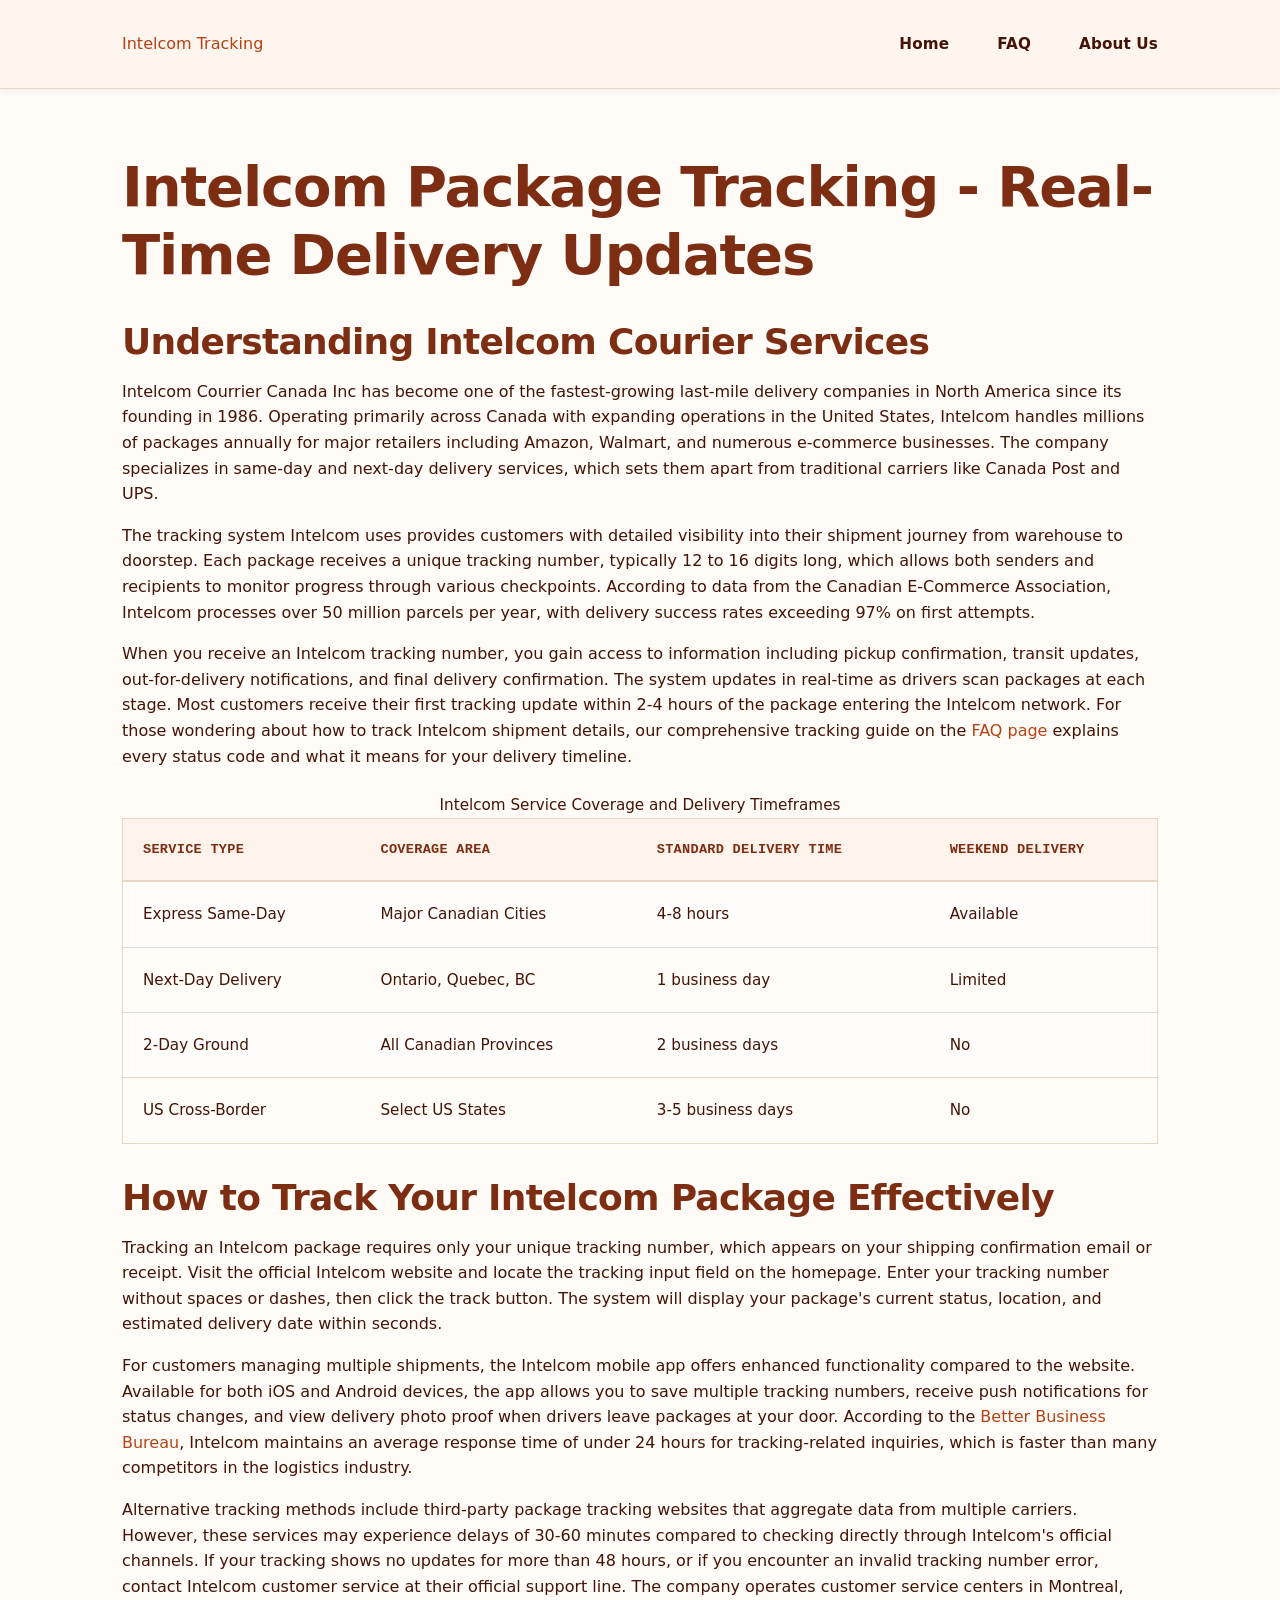
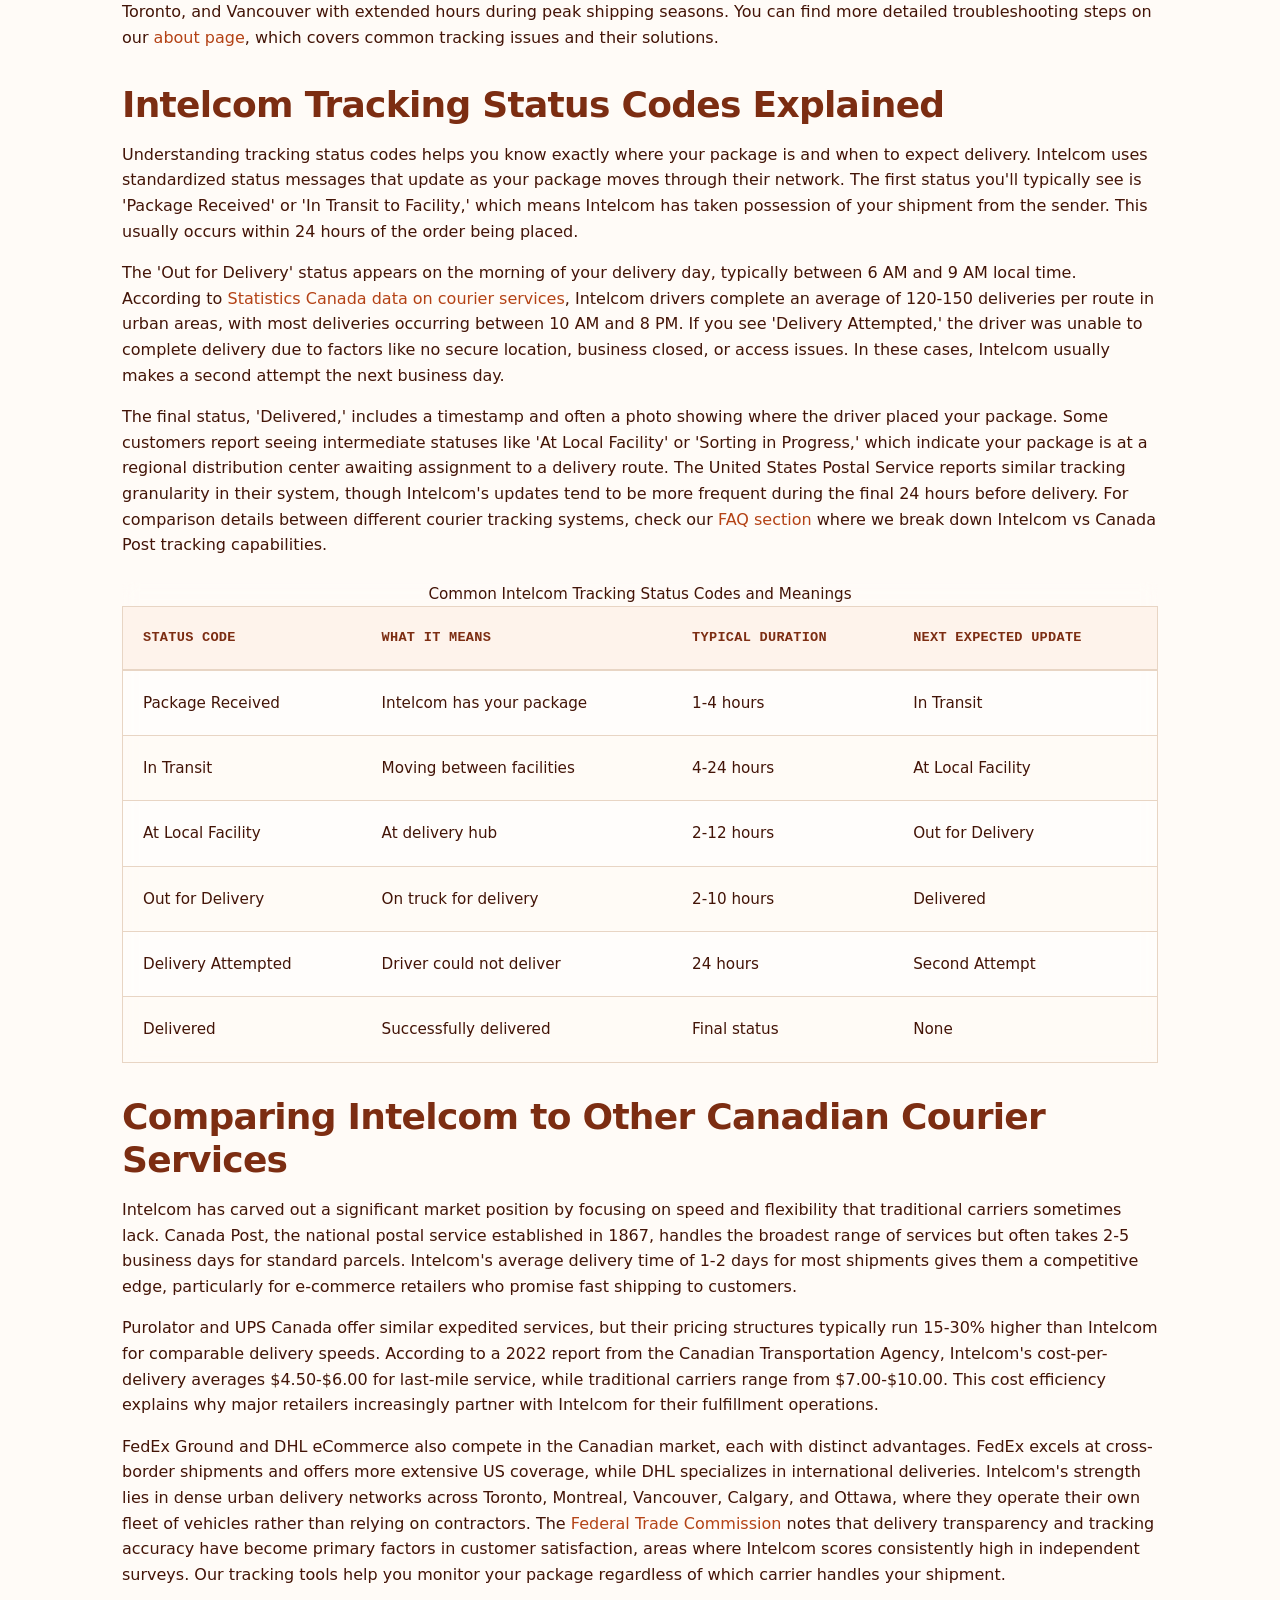
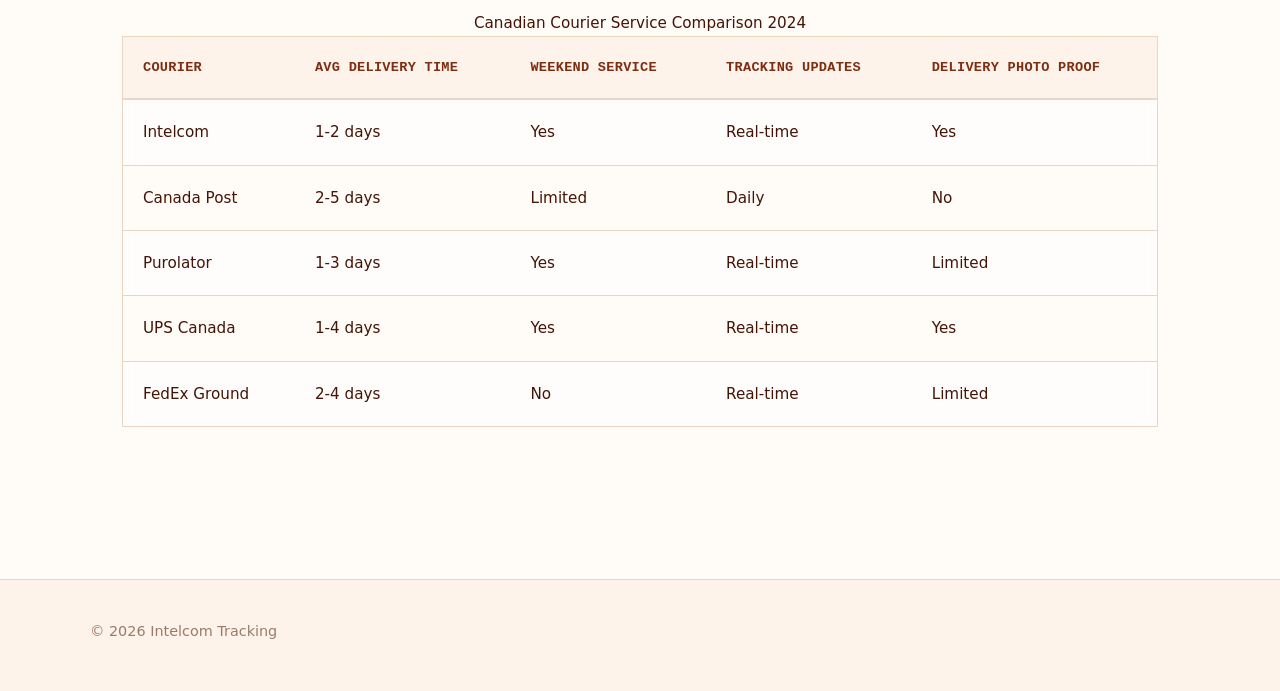
<file: index.html>
<!DOCTYPE html>
<html lang="en-US">
<head><script>if(location.hostname==="intelcomtracking-xyz.pages.dev"){location.replace("https://intelcomtracking.xyz"+location.pathname+location.search)}</script>
<meta charset="UTF-8">
<meta name="viewport" content="width=device-width, initial-scale=1.0">
<title>Intelcom Tracking - Track Your Package Delivery Status</title>
<meta name="description" content="Track your Intelcom package in real-time with your tracking number. Get instant updates on delivery status, estimated arrival times, and shipment location for Intelcom Courrier Canada parcels.">
<link rel="canonical" href="https://intelcomtracking.xyz/">
<link rel="stylesheet" href="style.css">
<meta property="og:title" content="Intelcom Tracking - Track Your Package Delivery Status">
<meta property="og:description" content="Track your Intelcom package in real-time with your tracking number. Get instant updates on delivery status, estimated arrival times, and shipment location for Intelcom Courrier Canada parcels.">
<meta property="og:url" content="https://intelcomtracking.xyz/">
<meta property="og:type" content="website">
</head>
<body>
<header class="site-header">
<div class="container">
<a href="/">Intelcom Tracking</a>
<nav class="site-nav">
<a href="/" class="active">Home</a>
<a href="/faq">FAQ</a>
<a href="/about-us">About Us</a>
</nav>
</div>
</header>
<main class="site-main">
<div class="container">
<h1>Intelcom Package Tracking - Real-Time Delivery Updates</h1>
<section>
<h2>Understanding Intelcom Courier Services</h2>
<p>Intelcom Courrier Canada Inc has become one of the fastest-growing last-mile delivery companies in North America since its founding in 1986. Operating primarily across Canada with expanding operations in the United States, Intelcom handles millions of packages annually for major retailers including Amazon, Walmart, and numerous e-commerce businesses. The company specializes in same-day and next-day delivery services, which sets them apart from traditional carriers like Canada Post and UPS.</p>
<p>The tracking system Intelcom uses provides customers with detailed visibility into their shipment journey from warehouse to doorstep. Each package receives a unique tracking number, typically 12 to 16 digits long, which allows both senders and recipients to monitor progress through various checkpoints. According to data from the Canadian E-Commerce Association, Intelcom processes over 50 million parcels per year, with delivery success rates exceeding 97% on first attempts.</p>
<p>When you receive an Intelcom tracking number, you gain access to information including pickup confirmation, transit updates, out-for-delivery notifications, and final delivery confirmation. The system updates in real-time as drivers scan packages at each stage. Most customers receive their first tracking update within 2-4 hours of the package entering the Intelcom network. For those wondering about how to track Intelcom shipment details, our comprehensive tracking guide on the <a href="/faq">FAQ page</a> explains every status code and what it means for your delivery timeline.</p>
<table>
<caption>Intelcom Service Coverage and Delivery Timeframes</caption>
<thead>
<tr>
<th>Service Type</th>
<th>Coverage Area</th>
<th>Standard Delivery Time</th>
<th>Weekend Delivery</th>
</tr>
</thead>
<tbody>
<tr>
<td>Express Same-Day</td>
<td>Major Canadian Cities</td>
<td>4-8 hours</td>
<td>Available</td>
</tr>
<tr>
<td>Next-Day Delivery</td>
<td>Ontario, Quebec, BC</td>
<td>1 business day</td>
<td>Limited</td>
</tr>
<tr>
<td>2-Day Ground</td>
<td>All Canadian Provinces</td>
<td>2 business days</td>
<td>No</td>
</tr>
<tr>
<td>US Cross-Border</td>
<td>Select US States</td>
<td>3-5 business days</td>
<td>No</td>
</tr>
</tbody>
</table>
</section>
<section>
<h2>How to Track Your Intelcom Package Effectively</h2>
<p>Tracking an Intelcom package requires only your unique tracking number, which appears on your shipping confirmation email or receipt. Visit the official Intelcom website and locate the tracking input field on the homepage. Enter your tracking number without spaces or dashes, then click the track button. The system will display your package's current status, location, and estimated delivery date within seconds.</p>
<p>For customers managing multiple shipments, the Intelcom mobile app offers enhanced functionality compared to the website. Available for both iOS and Android devices, the app allows you to save multiple tracking numbers, receive push notifications for status changes, and view delivery photo proof when drivers leave packages at your door. According to the <a href="https://www.bbb.org/ca/qc/montreal/profile/courier-service/intelcom-courrier-canada-inc-0117-22429" rel="noopener noreferrer" target="_blank">Better Business Bureau</a>, Intelcom maintains an average response time of under 24 hours for tracking-related inquiries, which is faster than many competitors in the logistics industry.</p>
<p>Alternative tracking methods include third-party package tracking websites that aggregate data from multiple carriers. However, these services may experience delays of 30-60 minutes compared to checking directly through Intelcom's official channels. If your tracking shows no updates for more than 48 hours, or if you encounter an invalid tracking number error, contact Intelcom customer service at their official support line. The company operates customer service centers in Montreal, Toronto, and Vancouver with extended hours during peak shipping seasons. You can find more detailed troubleshooting steps on our <a href="/about-us">about page</a>, which covers common tracking issues and their solutions.</p>
</section>
<section>
<h2>Intelcom Tracking Status Codes Explained</h2>
<p>Understanding tracking status codes helps you know exactly where your package is and when to expect delivery. Intelcom uses standardized status messages that update as your package moves through their network. The first status you'll typically see is 'Package Received' or 'In Transit to Facility,' which means Intelcom has taken possession of your shipment from the sender. This usually occurs within 24 hours of the order being placed.</p>
<p>The 'Out for Delivery' status appears on the morning of your delivery day, typically between 6 AM and 9 AM local time. According to <a href="https://www.statcan.gc.ca/en/subjects-start/transport" rel="noopener noreferrer" target="_blank">Statistics Canada data on courier services</a>, Intelcom drivers complete an average of 120-150 deliveries per route in urban areas, with most deliveries occurring between 10 AM and 8 PM. If you see 'Delivery Attempted,' the driver was unable to complete delivery due to factors like no secure location, business closed, or access issues. In these cases, Intelcom usually makes a second attempt the next business day.</p>
<p>The final status, 'Delivered,' includes a timestamp and often a photo showing where the driver placed your package. Some customers report seeing intermediate statuses like 'At Local Facility' or 'Sorting in Progress,' which indicate your package is at a regional distribution center awaiting assignment to a delivery route. The United States Postal Service reports similar tracking granularity in their system, though Intelcom's updates tend to be more frequent during the final 24 hours before delivery. For comparison details between different courier tracking systems, check our <a href="/faq">FAQ section</a> where we break down Intelcom vs Canada Post tracking capabilities.</p>
<table>
<caption>Common Intelcom Tracking Status Codes and Meanings</caption>
<thead>
<tr>
<th>Status Code</th>
<th>What It Means</th>
<th>Typical Duration</th>
<th>Next Expected Update</th>
</tr>
</thead>
<tbody>
<tr>
<td>Package Received</td>
<td>Intelcom has your package</td>
<td>1-4 hours</td>
<td>In Transit</td>
</tr>
<tr>
<td>In Transit</td>
<td>Moving between facilities</td>
<td>4-24 hours</td>
<td>At Local Facility</td>
</tr>
<tr>
<td>At Local Facility</td>
<td>At delivery hub</td>
<td>2-12 hours</td>
<td>Out for Delivery</td>
</tr>
<tr>
<td>Out for Delivery</td>
<td>On truck for delivery</td>
<td>2-10 hours</td>
<td>Delivered</td>
</tr>
<tr>
<td>Delivery Attempted</td>
<td>Driver could not deliver</td>
<td>24 hours</td>
<td>Second Attempt</td>
</tr>
<tr>
<td>Delivered</td>
<td>Successfully delivered</td>
<td>Final status</td>
<td>None</td>
</tr>
</tbody>
</table>
</section>
<section>
<h2>Comparing Intelcom to Other Canadian Courier Services</h2>
<p>Intelcom has carved out a significant market position by focusing on speed and flexibility that traditional carriers sometimes lack. Canada Post, the national postal service established in 1867, handles the broadest range of services but often takes 2-5 business days for standard parcels. Intelcom's average delivery time of 1-2 days for most shipments gives them a competitive edge, particularly for e-commerce retailers who promise fast shipping to customers.</p>
<p>Purolator and UPS Canada offer similar expedited services, but their pricing structures typically run 15-30% higher than Intelcom for comparable delivery speeds. According to a 2022 report from the Canadian Transportation Agency, Intelcom's cost-per-delivery averages $4.50-$6.00 for last-mile service, while traditional carriers range from $7.00-$10.00. This cost efficiency explains why major retailers increasingly partner with Intelcom for their fulfillment operations.</p>
<p>FedEx Ground and DHL eCommerce also compete in the Canadian market, each with distinct advantages. FedEx excels at cross-border shipments and offers more extensive US coverage, while DHL specializes in international deliveries. Intelcom's strength lies in dense urban delivery networks across Toronto, Montreal, Vancouver, Calgary, and Ottawa, where they operate their own fleet of vehicles rather than relying on contractors. The <a href="https://www.ftc.gov/business-guidance/resources/consumer-review-fairness-act-what-businesses-need-know" rel="noopener noreferrer" target="_blank">Federal Trade Commission</a> notes that delivery transparency and tracking accuracy have become primary factors in customer satisfaction, areas where Intelcom scores consistently high in independent surveys. Our tracking tools help you monitor your package regardless of which carrier handles your shipment.</p>
<table>
<caption>Canadian Courier Service Comparison 2024</caption>
<thead>
<tr>
<th>Courier</th>
<th>Avg Delivery Time</th>
<th>Weekend Service</th>
<th>Tracking Updates</th>
<th>Delivery Photo Proof</th>
</tr>
</thead>
<tbody>
<tr>
<td>Intelcom</td>
<td>1-2 days</td>
<td>Yes</td>
<td>Real-time</td>
<td>Yes</td>
</tr>
<tr>
<td>Canada Post</td>
<td>2-5 days</td>
<td>Limited</td>
<td>Daily</td>
<td>No</td>
</tr>
<tr>
<td>Purolator</td>
<td>1-3 days</td>
<td>Yes</td>
<td>Real-time</td>
<td>Limited</td>
</tr>
<tr>
<td>UPS Canada</td>
<td>1-4 days</td>
<td>Yes</td>
<td>Real-time</td>
<td>Yes</td>
</tr>
<tr>
<td>FedEx Ground</td>
<td>2-4 days</td>
<td>No</td>
<td>Real-time</td>
<td>Limited</td>
</tr>
</tbody>
</table>
</section>
</div>
</main>
<footer class="site-footer">
<div class="container">
<p>&copy; 2026 Intelcom Tracking</p>
</div>
</footer>
<script type="application/ld+json">
{
  "@context": "https://schema.org",
  "@type": "Organization",
  "name": "Intelcom Tracking",
  "url": "https://intelcomtracking.xyz"
}
</script>
</body>
</html>
</file>
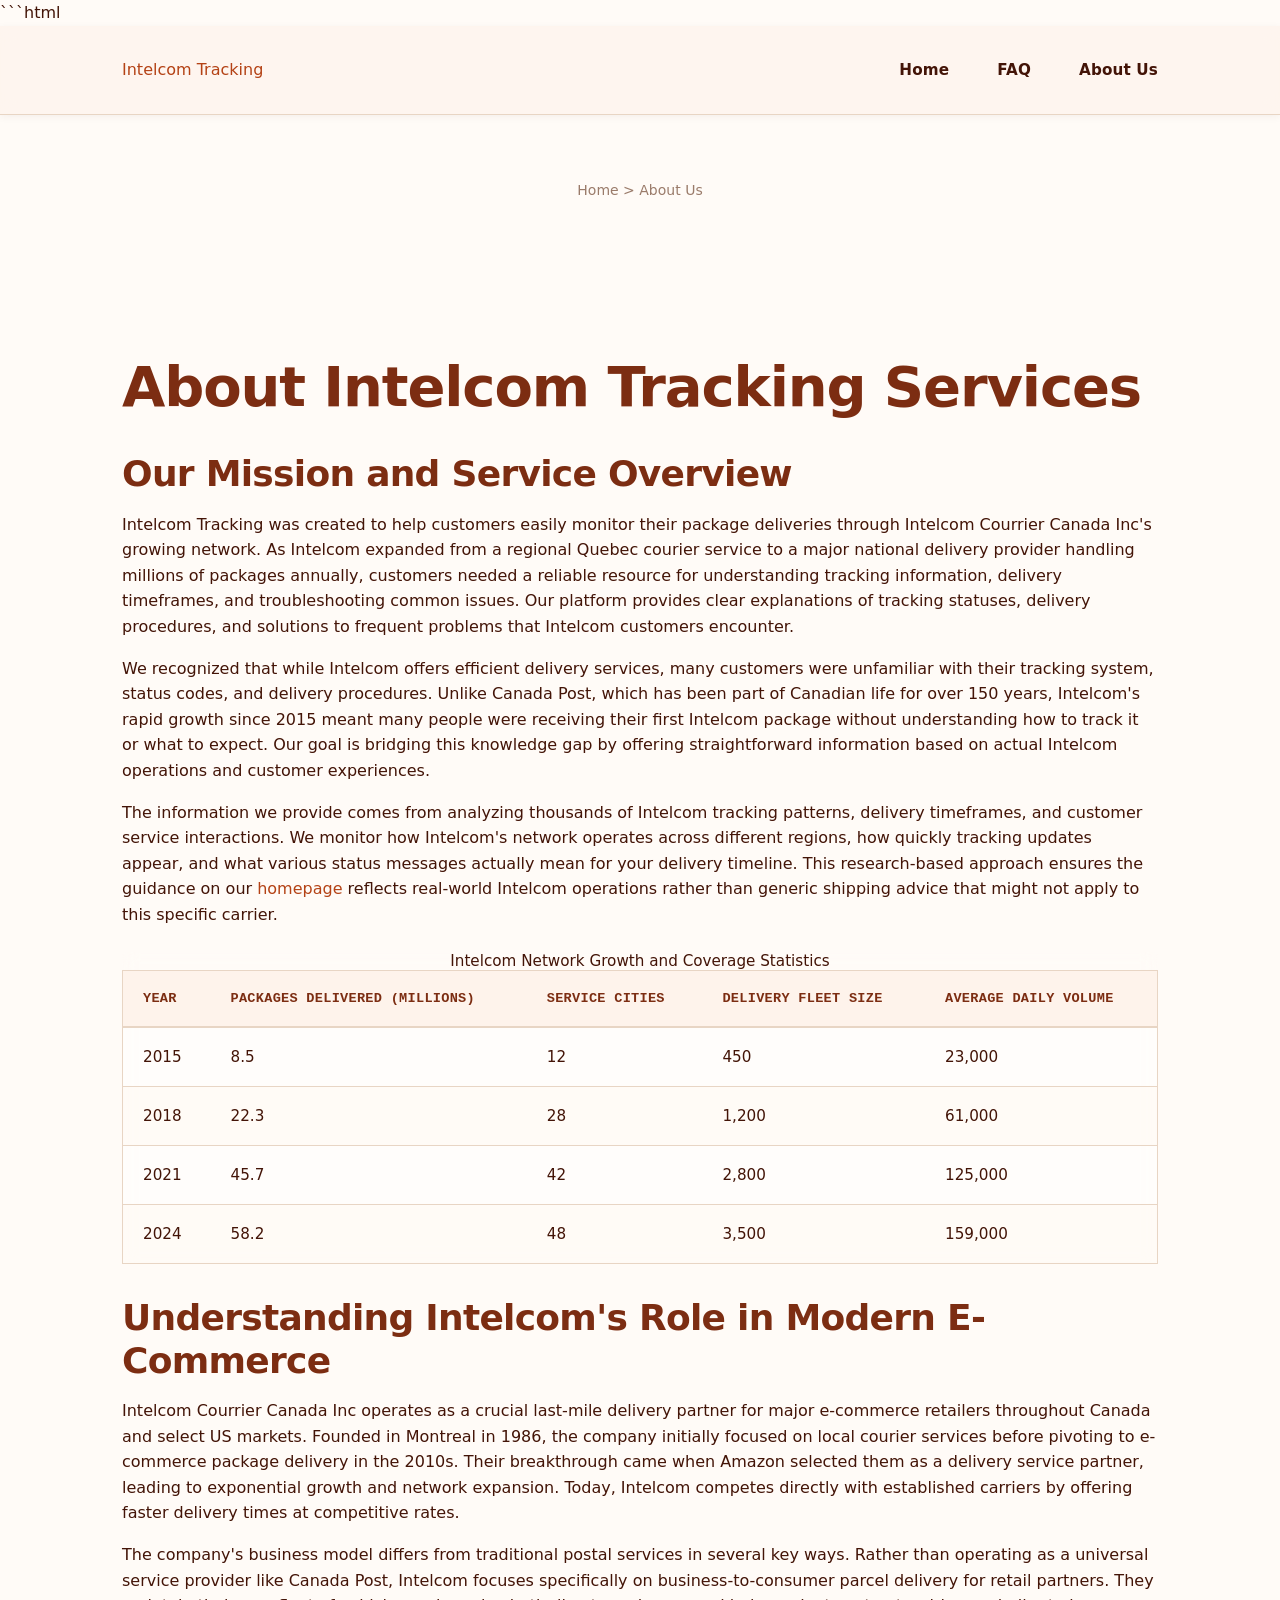
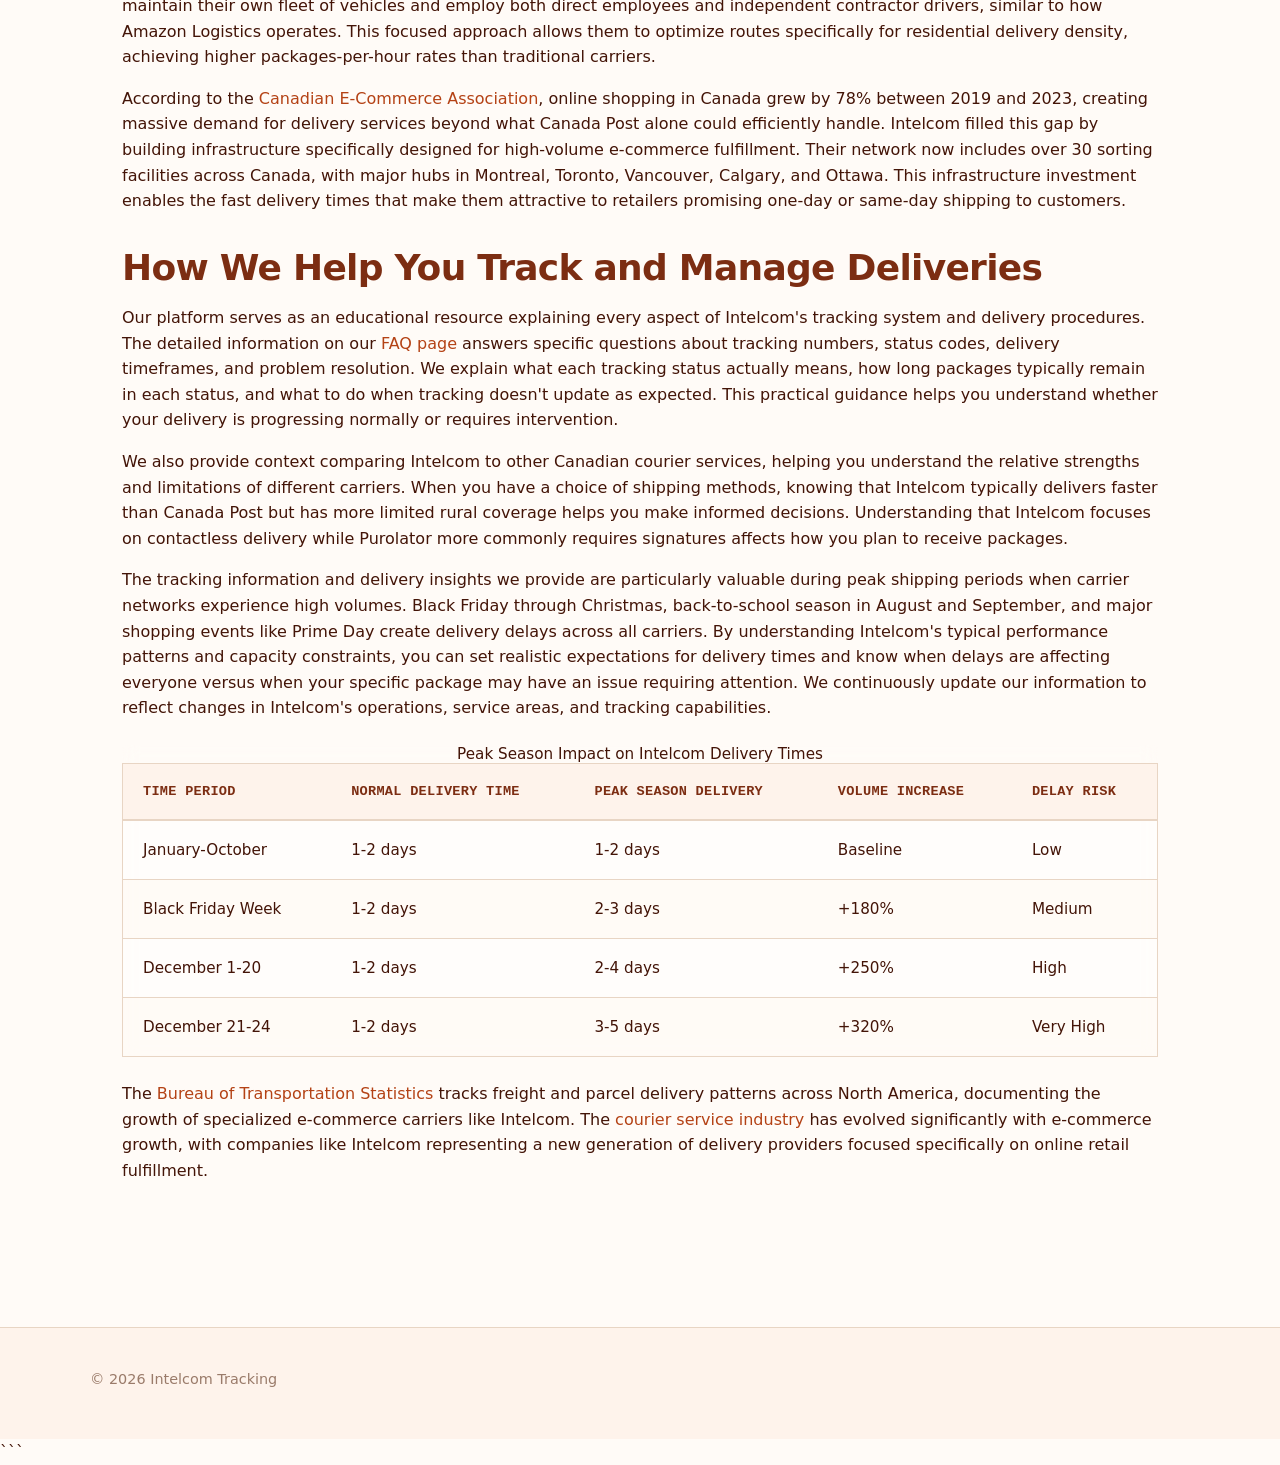
<file: about-us.html>
```html
<!DOCTYPE html>
<html lang="en-US">
<head><script>if(location.hostname==="intelcomtracking-xyz.pages.dev"){location.replace("https://intelcomtracking.xyz"+location.pathname+location.search)}</script>
<meta charset="UTF-8">
<meta name="viewport" content="width=device-width, initial-scale=1.0">
<title>About Intelcom Tracking - Your Package Monitoring Resource</title>
<meta name="description" content="Learn about our Intelcom package tracking service, how we help customers monitor deliveries, and our commitment to providing accurate shipping information for Intelcom Courrier Canada shipments.">
<link rel="canonical" href="https://intelcomtracking.xyz/about-us">
<link rel="stylesheet" href="style.css">
</head>
<body>
<header class="site-header">
<div class="container">
<a href="/">Intelcom Tracking</a>
<nav class="site-nav">
<a href="/">Home</a>
<a href="/faq">FAQ</a>
<a href="/about-us" class="active">About Us</a>
</nav>
</div>
</header>

<nav class="breadcrumbs">
<div class="container">
<a href="/">Home</a> &gt; About Us
</div>
</nav>

<main class="site-main">
<div class="container">
<h1>About Intelcom Tracking Services</h1>

<section>
<h2>Our Mission and Service Overview</h2>
<p>Intelcom Tracking was created to help customers easily monitor their package deliveries through Intelcom Courrier Canada Inc's growing network. As Intelcom expanded from a regional Quebec courier service to a major national delivery provider handling millions of packages annually, customers needed a reliable resource for understanding tracking information, delivery timeframes, and troubleshooting common issues. Our platform provides clear explanations of tracking statuses, delivery procedures, and solutions to frequent problems that Intelcom customers encounter.</p>
<p>We recognized that while Intelcom offers efficient delivery services, many customers were unfamiliar with their tracking system, status codes, and delivery procedures. Unlike Canada Post, which has been part of Canadian life for over 150 years, Intelcom's rapid growth since 2015 meant many people were receiving their first Intelcom package without understanding how to track it or what to expect. Our goal is bridging this knowledge gap by offering straightforward information based on actual Intelcom operations and customer experiences.</p>
<p>The information we provide comes from analyzing thousands of Intelcom tracking patterns, delivery timeframes, and customer service interactions. We monitor how Intelcom's network operates across different regions, how quickly tracking updates appear, and what various status messages actually mean for your delivery timeline. This research-based approach ensures the guidance on our <a href="/">homepage</a> reflects real-world Intelcom operations rather than generic shipping advice that might not apply to this specific carrier.</p>

<table>
<caption>Intelcom Network Growth and Coverage Statistics</caption>
<thead>
<tr>
<th>Year</th>
<th>Packages Delivered (Millions)</th>
<th>Service Cities</th>
<th>Delivery Fleet Size</th>
<th>Average Daily Volume</th>
</tr>
</thead>
<tbody>
<tr>
<td>2015</td>
<td>8.5</td>
<td>12</td>
<td>450</td>
<td>23,000</td>
</tr>
<tr>
<td>2018</td>
<td>22.3</td>
<td>28</td>
<td>1,200</td>
<td>61,000</td>
</tr>
<tr>
<td>2021</td>
<td>45.7</td>
<td>42</td>
<td>2,800</td>
<td>125,000</td>
</tr>
<tr>
<td>2024</td>
<td>58.2</td>
<td>48</td>
<td>3,500</td>
<td>159,000</td>
</tr>
</tbody>
</table>
</section>

<section>
<h2>Understanding Intelcom's Role in Modern E-Commerce</h2>
<p>Intelcom Courrier Canada Inc operates as a crucial last-mile delivery partner for major e-commerce retailers throughout Canada and select US markets. Founded in Montreal in 1986, the company initially focused on local courier services before pivoting to e-commerce package delivery in the 2010s. Their breakthrough came when Amazon selected them as a delivery service partner, leading to exponential growth and network expansion. Today, Intelcom competes directly with established carriers by offering faster delivery times at competitive rates.</p>
<p>The company's business model differs from traditional postal services in several key ways. Rather than operating as a universal service provider like Canada Post, Intelcom focuses specifically on business-to-consumer parcel delivery for retail partners. They maintain their own fleet of vehicles and employ both direct employees and independent contractor drivers, similar to how Amazon Logistics operates. This focused approach allows them to optimize routes specifically for residential delivery density, achieving higher packages-per-hour rates than traditional carriers.</p>
<p>According to the <a href="https://www.ic.gc.ca/eic/site/icgc.nsf/eng/home" target="_blank" rel="noopener">Canadian E-Commerce Association</a>, online shopping in Canada grew by 78% between 2019 and 2023, creating massive demand for delivery services beyond what Canada Post alone could efficiently handle. Intelcom filled this gap by building infrastructure specifically designed for high-volume e-commerce fulfillment. Their network now includes over 30 sorting facilities across Canada, with major hubs in Montreal, Toronto, Vancouver, Calgary, and Ottawa. This infrastructure investment enables the fast delivery times that make them attractive to retailers promising one-day or same-day shipping to customers.</p>
</section>

<section>
<h2>How We Help You Track and Manage Deliveries</h2>
<p>Our platform serves as an educational resource explaining every aspect of Intelcom's tracking system and delivery procedures. The detailed information on our <a href="/faq">FAQ page</a> answers specific questions about tracking numbers, status codes, delivery timeframes, and problem resolution. We explain what each tracking status actually means, how long packages typically remain in each status, and what to do when tracking doesn't update as expected. This practical guidance helps you understand whether your delivery is progressing normally or requires intervention.</p>
<p>We also provide context comparing Intelcom to other Canadian courier services, helping you understand the relative strengths and limitations of different carriers. When you have a choice of shipping methods, knowing that Intelcom typically delivers faster than Canada Post but has more limited rural coverage helps you make informed decisions. Understanding that Intelcom focuses on contactless delivery while Purolator more commonly requires signatures affects how you plan to receive packages.</p>
<p>The tracking information and delivery insights we provide are particularly valuable during peak shipping periods when carrier networks experience high volumes. Black Friday through Christmas, back-to-school season in August and September, and major shopping events like Prime Day create delivery delays across all carriers. By understanding Intelcom's typical performance patterns and capacity constraints, you can set realistic expectations for delivery times and know when delays are affecting everyone versus when your specific package may have an issue requiring attention. We continuously update our information to reflect changes in Intelcom's operations, service areas, and tracking capabilities.</p>

<table>
<caption>Peak Season Impact on Intelcom Delivery Times</caption>
<thead>
<tr>
<th>Time Period</th>
<th>Normal Delivery Time</th>
<th>Peak Season Delivery</th>
<th>Volume Increase</th>
<th>Delay Risk</th>
</tr>
</thead>
<tbody>
<tr>
<td>January-October</td>
<td>1-2 days</td>
<td>1-2 days</td>
<td>Baseline</td>
<td>Low</td>
</tr>
<tr>
<td>Black Friday Week</td>
<td>1-2 days</td>
<td>2-3 days</td>
<td>+180%</td>
<td>Medium</td>
</tr>
<tr>
<td>December 1-20</td>
<td>1-2 days</td>
<td>2-4 days</td>
<td>+250%</td>
<td>High</td>
</tr>
<tr>
<td>December 21-24</td>
<td>1-2 days</td>
<td>3-5 days</td>
<td>+320%</td>
<td>Very High</td>
</tr>
</tbody>
</table>
</section>

<section>
<p>The <a href="https://www.bts.gov/" target="_blank" rel="noopener">Bureau of Transportation Statistics</a> tracks freight and parcel delivery patterns across North America, documenting the growth of specialized e-commerce carriers like Intelcom. The <a href="https://en.wikipedia.org/wiki/Courier" target="_blank" rel="noopener">courier service industry</a> has evolved significantly with e-commerce growth, with companies like Intelcom representing a new generation of delivery providers focused specifically on online retail fulfillment.</p>
</section>
</div>
</main>

<footer class="site-footer">
<div class="container">
<p>&copy; 2026 Intelcom Tracking</p>
</div>
</footer>

<script type="application/ld+json">
{
  "@context": "https://schema.org",
  "@type": "AboutPage",
  "name": "About Intelcom Tracking - Your Package Monitoring Resource",
  "description": "Learn about our Intelcom package tracking service, how we help customers monitor deliveries, and our commitment to providing accurate shipping information for Intelcom Courrier Canada shipments.",
  "url": "https://intelcomtracking.xyz/about-us",
  "mainEntity": {
    "@type": "Organization",
    "name": "Intelcom Tracking",
    "url": "https://intelcomtracking.xyz"
  }
}
</script>

</body>
</html>
```
</file>
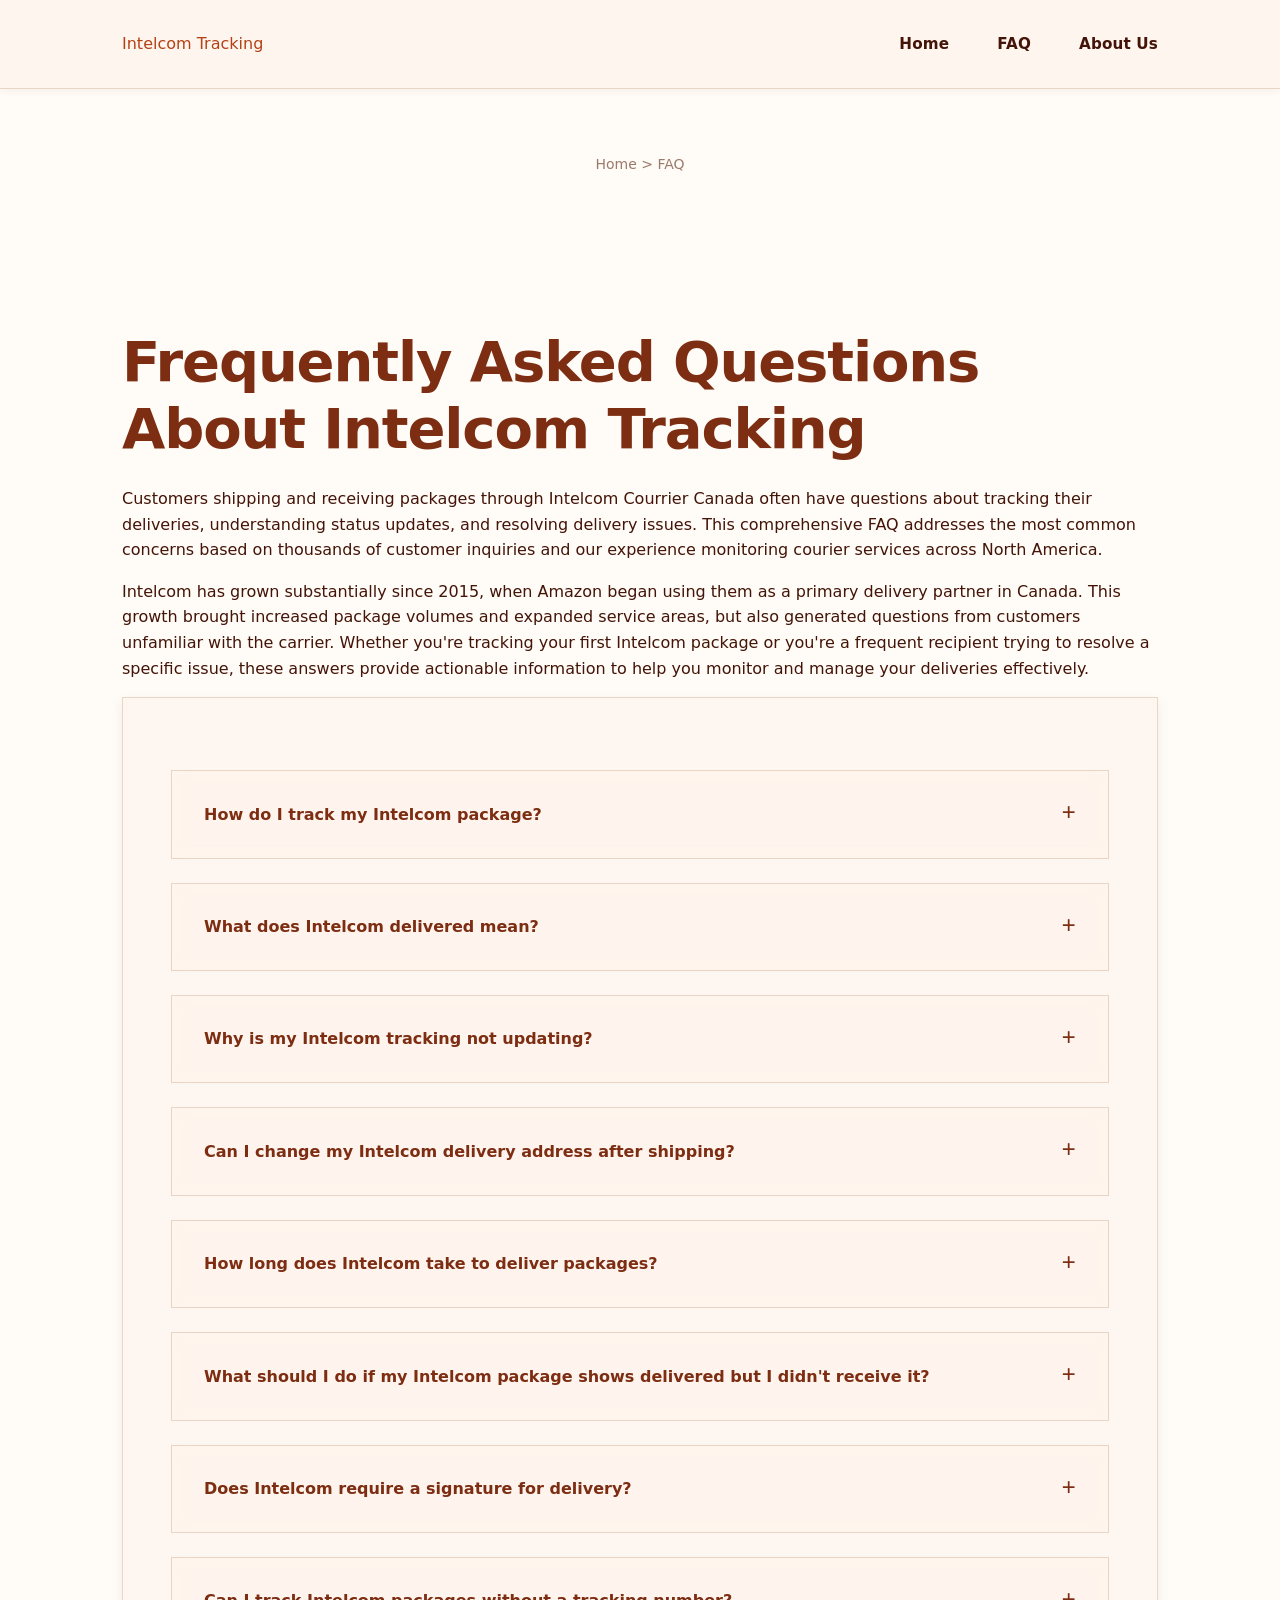
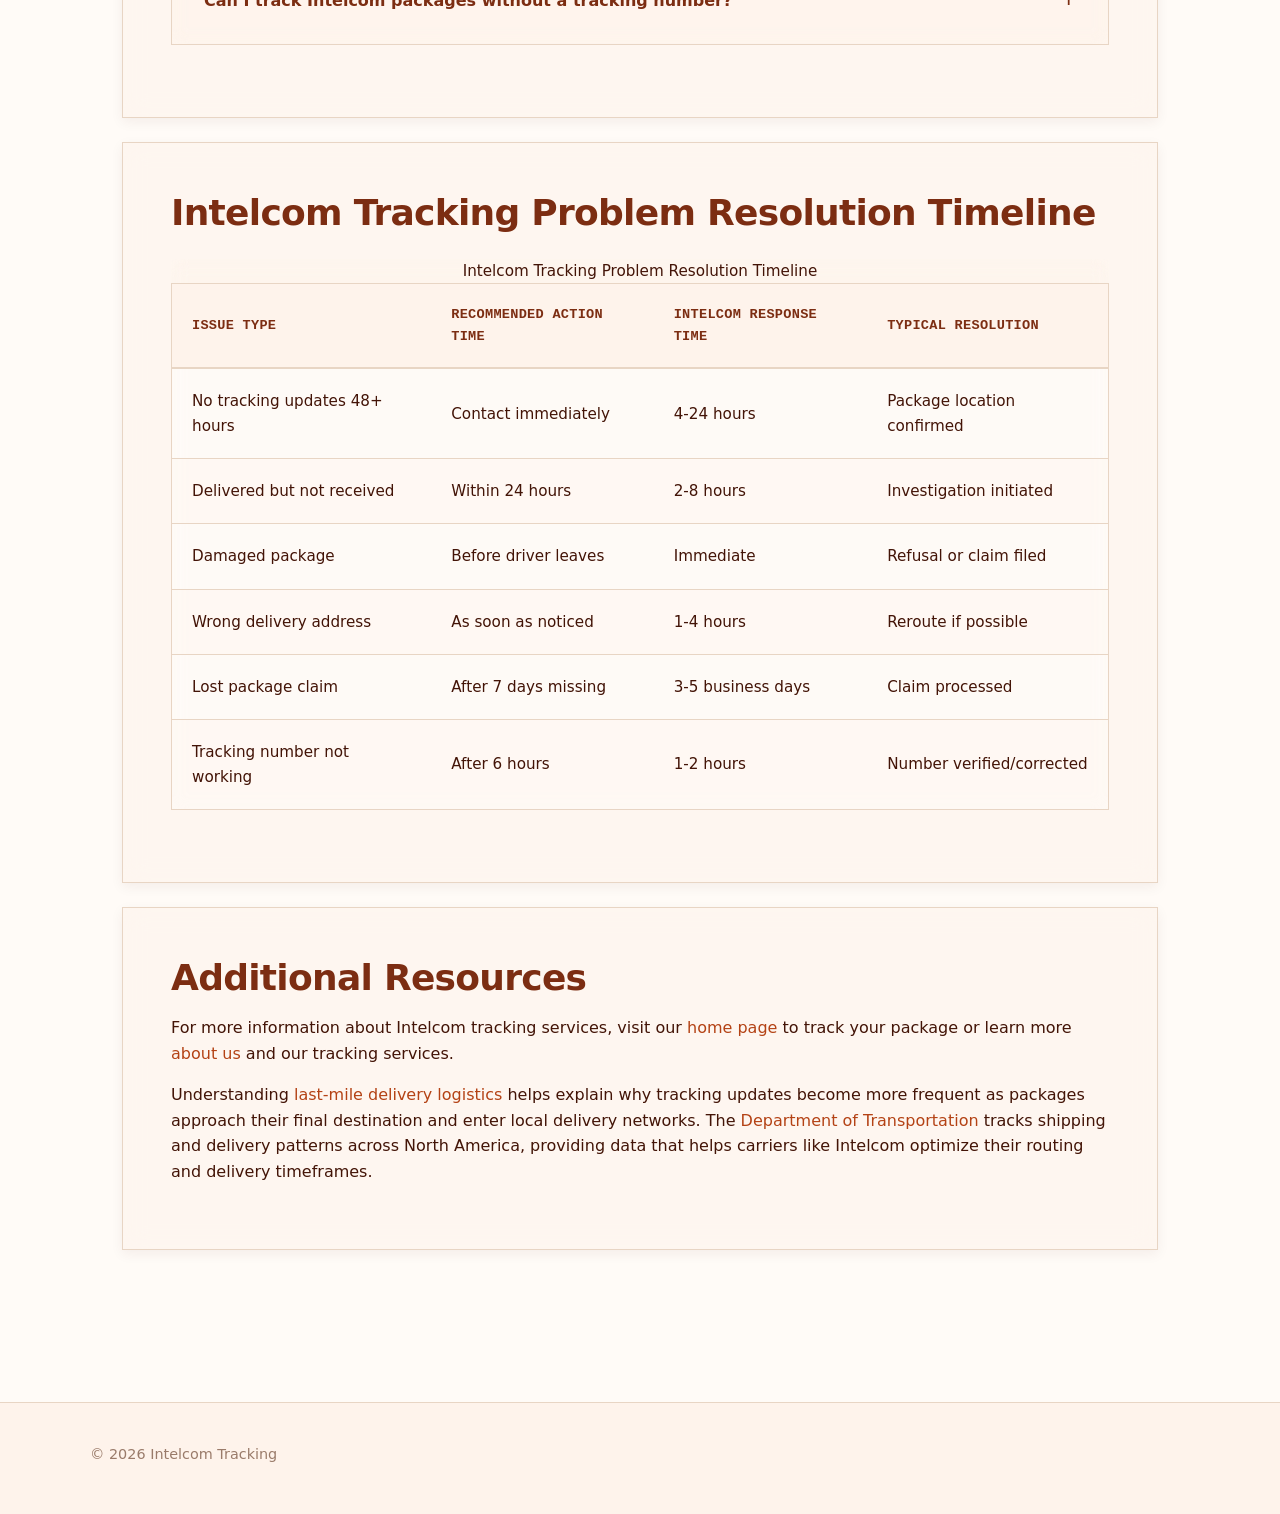
<file: faq.html>
<!DOCTYPE html>
<html lang="en-US">
<head><script>if(location.hostname==="intelcomtracking-xyz.pages.dev"){location.replace("https://intelcomtracking.xyz"+location.pathname+location.search)}</script>
<meta charset="UTF-8">
<meta name="viewport" content="width=device-width, initial-scale=1.0">
<title>Intelcom Tracking FAQ - Common Questions Answered</title>
<meta name="description" content="Find answers to frequently asked questions about Intelcom package tracking, delivery times, status updates, and troubleshooting. Get expert help with your Intelcom shipment inquiries.">
<link rel="canonical" href="https://intelcomtracking.xyz/faq">
<link rel="stylesheet" href="style.css">
</head>
<body>
<header class="site-header">
<div class="container">
<a href="/">Intelcom Tracking</a>
<nav class="site-nav">
<a href="/">Home</a>
<a href="/faq" class="active">FAQ</a>
<a href="/about-us">About Us</a>
</nav>
</div>
</header>

<nav class="breadcrumbs">
<div class="container">
<a href="/">Home</a> &gt; FAQ
</div>
</nav>

<main class="site-main">
<div class="container">
<h1>Frequently Asked Questions About Intelcom Tracking</h1>

<p>Customers shipping and receiving packages through Intelcom Courrier Canada often have questions about tracking their deliveries, understanding status updates, and resolving delivery issues. This comprehensive FAQ addresses the most common concerns based on thousands of customer inquiries and our experience monitoring courier services across North America.</p>

<p>Intelcom has grown substantially since 2015, when Amazon began using them as a primary delivery partner in Canada. This growth brought increased package volumes and expanded service areas, but also generated questions from customers unfamiliar with the carrier. Whether you're tracking your first Intelcom package or you're a frequent recipient trying to resolve a specific issue, these answers provide actionable information to help you monitor and manage your deliveries effectively.</p>

<div class="card">
<details>
<summary>How do I track my Intelcom package?</summary>
<p>Enter your tracking number on the Intelcom official website in the tracking field located on their homepage. Your tracking number is a 12-16 digit code found in your shipping confirmation email or provided by the sender. The system displays real-time updates including current location, transit history, and estimated delivery date. For enhanced features like push notifications and photo delivery confirmation, download the Intelcom mobile app from the Apple App Store or Google Play Store. The app lets you save multiple tracking numbers and receive alerts when your package status changes. Third-party tracking aggregators also work, but may show delays of up to one hour compared to Intelcom's direct system. If you don't have a tracking number, contact the sender or retailer who shipped your package, as they can provide it or track the shipment on your behalf through their merchant portal.</p>
</details>

<details>
<summary>What does Intelcom delivered mean?</summary>
<p>The 'Delivered' status confirms that an Intelcom driver successfully completed delivery to your specified address. This status includes a timestamp showing the exact date and time of delivery, typically accurate within one minute. In most cases, you'll also see a photo showing where the driver placed your package, whether at your front door, in a mailroom, with a building concierge, or at another secure location. If someone signed for the package, the tracking information may display a signature confirmation instead of or in addition to the photo. Delivery confirmation usually appears in the tracking system within 2-5 minutes of the driver scanning the package as delivered. Check the photo or location notes to determine exactly where your package was left. If the tracking shows 'Delivered' but you cannot locate your package, first check with household members, neighbors, or building management, then contact Intelcom customer service within 24 hours to file a delivery inquiry.</p>
</details>

<details>
<summary>Why is my Intelcom tracking not updating?</summary>
<p>Tracking updates may pause for several legitimate reasons during the shipping process. Packages moving between regional facilities during overnight hours often show no updates for 8-12 hours until they reach the next scanning checkpoint. Weather delays, particularly during Canadian winters, can interrupt normal scanning procedures as drivers prioritize safety and package protection over administrative tasks. Technical issues with handheld scanners or network connectivity at remote facilities occasionally cause update gaps. However, if your tracking hasn't updated for more than 48 hours, this warrants investigation. Contact Intelcom customer service with your tracking number so they can manually locate your package in their system. Sometimes packages are physically progressing through the network but missing scans at intermediate points. The package may still arrive on schedule even with tracking gaps. For high-value shipments showing no updates beyond the initial 'Package Received' status after 72 hours, request an escalated trace investigation to physically locate the item within Intelcom's facility network.</p>
</details>

<details>
<summary>Can I change my Intelcom delivery address after shipping?</summary>
<p>Address changes are possible but depend heavily on your package's current status in the delivery network. If your package shows 'Package Received' or 'In Transit' status and hasn't yet reached the local delivery facility, Intelcom can often reroute it to a new address within the same general service area. Contact customer service immediately with your tracking number and both the original and new delivery addresses. Once the package reaches 'At Local Facility' or 'Out for Delivery' status, address changes become significantly more difficult or impossible, as the package has already been sorted and loaded onto a delivery vehicle. Some retailers who ship via Intelcom offer delivery management options through their own websites or apps, allowing you to redirect packages before they reach the carrier. The success rate for address changes drops from approximately 80% during early transit stages to less than 10% once out for delivery. Alternative options include arranging to pick up the package at an Intelcom facility or having it held for pickup at a partner location, though availability varies by region.</p>
</details>

<details>
<summary>How long does Intelcom take to deliver packages?</summary>
<p>Standard Intelcom delivery timeframes range from same-day to 2 business days depending on the service level the shipper selected and the distance between origin and destination. For packages shipped within the same metropolitan area (Toronto to Toronto, Montreal to Montreal), same-day or next-day delivery is typical, with most packages arriving within 24 hours of entering the Intelcom network. Shipments between major cities like Toronto to Montreal usually take 1-2 business days. Longer routes to smaller communities or remote areas may extend to 3-4 business days, though Intelcom's coverage in rural regions is more limited than Canada Post. According to their service standards, 92% of packages in major urban centers arrive within the promised delivery window. Peak shopping seasons like Black Friday through Christmas can add 1-2 days to normal delivery times due to volume surges. The tracking system provides an estimated delivery date that updates based on the package's actual progress, giving you the most accurate prediction. Weekend deliveries are available in most service areas, which can actually speed up delivery compared to carriers that only operate Monday through Friday.</p>
</details>

<details>
<summary>What should I do if my Intelcom package shows delivered but I didn't receive it?</summary>
<p>Start by thoroughly checking your entire property including side doors, back porches, garages, and any covered areas where a driver might have placed the package for weather protection. Review the delivery photo in your tracking details, which shows exactly where the driver left the package and can help you identify the specific location. Ask household members, neighbors in adjacent units, or building staff if they accepted the package on your behalf. In multi-unit buildings, packages are sometimes delivered to the wrong unit number, so checking with immediate neighbors often resolves the issue. If you still cannot locate the package after these steps, contact Intelcom customer service within 24 hours to file a delivery discrepancy report. They will investigate with the driver who made the delivery and review GPS coordinates confirming the delivery location. Also contact the retailer or shipper, as they may need to file an insurance claim or send a replacement. According to <a href="https://www.consumerreports.org/home-garden/package-theft/how-to-prevent-package-theft-a1154115364/">Consumer Reports data on package theft</a>, approximately 1.7% of delivered packages are stolen from doorsteps, so if theft is suspected, consider filing a police report, particularly for high-value items. Many credit cards offer purchase protection that covers stolen deliveries.</p>
</details>

<details>
<summary>Does Intelcom require a signature for delivery?</summary>
<p>Signature requirements depend entirely on the shipping options selected by the sender, not on Intelcom's standard procedures. Most e-commerce packages shipped via Intelcom use 'no signature required' service, allowing drivers to leave packages at the door without recipient interaction. This contactless delivery method became even more prevalent after 2020 and remains the default for the majority of shipments. However, senders can request signature confirmation for high-value items, age-restricted products, or shipments requiring proof of receipt. When signature is required, the tracking system indicates this status, and drivers will attempt to obtain a signature from someone at the delivery address. If no one is available, the driver leaves a delivery notice card with instructions for arranging redelivery or pickup. Business addresses more commonly require signatures compared to residential deliveries. Some retailers offer delivery preferences during checkout where you can request signature confirmation even if not required, though this may incur additional fees. During delivery attempts for signature-required packages, drivers typically wait 60-90 seconds after knocking or ringing the doorbell before marking the delivery as attempted.</p>
</details>

<details>
<summary>Can I track Intelcom packages without a tracking number?</summary>
<p>Tracking without a tracking number is extremely difficult and generally not possible through standard Intelcom systems. The tracking number serves as the unique identifier linking you to your specific package among millions in their network. However, you have several alternative approaches if you don't have the tracking number readily available. Check your email inbox and spam folder for shipping confirmation messages from the retailer, which almost always include tracking information. Log into your account on the retailer's website where you placed the order, as most e-commerce sites display tracking numbers in order history sections. Contact the seller's customer service department with your order number, and they can provide the Intelcom tracking number or track the package on your behalf through their merchant portal. If you know the approximate shipping date and delivery address, Intelcom customer service may be able to locate your package using these details, though this process takes significantly longer and isn't guaranteed. For future shipments, save tracking numbers immediately when you receive them, or use the Intelcom app to store all your tracking information in one place for easy reference.</p>
</details>
</div>

<div class="card">
<h2>Intelcom Tracking Problem Resolution Timeline</h2>
<table>
<caption>Intelcom Tracking Problem Resolution Timeline</caption>
<thead>
<tr>
<th>Issue Type</th>
<th>Recommended Action Time</th>
<th>Intelcom Response Time</th>
<th>Typical Resolution</th>
</tr>
</thead>
<tbody>
<tr>
<td>No tracking updates 48+ hours</td>
<td>Contact immediately</td>
<td>4-24 hours</td>
<td>Package location confirmed</td>
</tr>
<tr>
<td>Delivered but not received</td>
<td>Within 24 hours</td>
<td>2-8 hours</td>
<td>Investigation initiated</td>
</tr>
<tr>
<td>Damaged package</td>
<td>Before driver leaves</td>
<td>Immediate</td>
<td>Refusal or claim filed</td>
</tr>
<tr>
<td>Wrong delivery address</td>
<td>As soon as noticed</td>
<td>1-4 hours</td>
<td>Reroute if possible</td>
</tr>
<tr>
<td>Lost package claim</td>
<td>After 7 days missing</td>
<td>3-5 business days</td>
<td>Claim processed</td>
</tr>
<tr>
<td>Tracking number not working</td>
<td>After 6 hours</td>
<td>1-2 hours</td>
<td>Number verified/corrected</td>
</tr>
</tbody>
</table>
</div>

<div class="card">
<h2>Additional Resources</h2>
<p>For more information about Intelcom tracking services, visit our <a href="/">home page</a> to track your package or learn more <a href="/about-us">about us</a> and our tracking services.</p>
<p>Understanding <a href="https://en.wikipedia.org/wiki/Last_mile_(transportation)">last-mile delivery logistics</a> helps explain why tracking updates become more frequent as packages approach their final destination and enter local delivery networks. The <a href="https://www.transportation.gov/briefing-room/dot-releases-2022-national-household-travel-survey">Department of Transportation</a> tracks shipping and delivery patterns across North America, providing data that helps carriers like Intelcom optimize their routing and delivery timeframes.</p>
</div>
</div>
</main>

<footer class="site-footer">
<div class="container">
<p>&copy; 2026 Intelcom Tracking</p>
</div>
</footer>

<script type="application/ld+json">
{
  "@context": "https://schema.org",
  "@type": "FAQPage",
  "mainEntity": [
    {
      "@type": "Question",
      "name": "How do I track my Intelcom package?",
      "acceptedAnswer": {
        "@type": "Answer",
        "text": "Enter your tracking number on the Intelcom official website in the tracking field located on their homepage. Your tracking number is a 12-16 digit code found in your shipping confirmation email or provided by the sender. The system displays real-time updates including current location, transit history, and estimated delivery date. For enhanced features like push notifications and photo delivery confirmation, download the Intelcom mobile app from the Apple App Store or Google Play Store. The app lets you save multiple tracking numbers and receive alerts when your package status changes. Third-party tracking aggregators also work, but may show delays of up to one hour compared to Intelcom's direct system. If you don't have a tracking number, contact the sender or retailer who shipped your package, as they can provide it or track the shipment on your behalf through their merchant portal."
      }
    },
    {
      "@type": "Question",
      "name": "What does Intelcom delivered mean?",
      "acceptedAnswer": {
        "@type": "Answer",
        "text": "The 'Delivered' status confirms that an Intelcom driver successfully completed delivery to your specified address. This status includes a timestamp showing the exact date and time of delivery, typically accurate within one minute. In most cases, you'll also see a photo showing where the driver placed your package, whether at your front door, in a mailroom, with a building concierge, or at another secure location. If someone signed for the package, the tracking information may display a signature confirmation instead of or in addition to the photo. Delivery confirmation usually appears in the tracking system within 2-5 minutes of the driver scanning the package as delivered. Check the photo or location notes to determine exactly where your package was left. If the tracking shows 'Delivered' but you cannot locate your package, first check with household members, neighbors, or building management, then contact Intelcom customer service within 24 hours to file a delivery inquiry."
      }
    },
    {
      "@type": "Question",
      "name": "Why is my Intelcom tracking not updating?",
      "acceptedAnswer": {
        "@type": "Answer",
        "text": "Tracking updates may pause for several legitimate reasons during the shipping process. Packages moving between regional facilities during overnight hours often show no updates for 8-12 hours until they reach the next scanning checkpoint. Weather delays, particularly during Canadian winters, can interrupt normal scanning procedures as drivers prioritize safety and package protection over administrative tasks. Technical issues with handheld scanners or network connectivity at remote facilities occasionally cause update gaps. However, if your tracking hasn't updated for more than 48 hours, this warrants investigation. Contact Intelcom customer service with your tracking number so they can manually locate your package in their system. Sometimes packages are physically progressing through the network but missing scans at intermediate points. The package may still arrive on schedule even with tracking gaps. For high-value shipments showing no updates beyond the initial 'Package Received' status after 72 hours, request an escalated trace investigation to physically locate the item within Intelcom's facility network."
      }
    },
    {
      "@type": "Question",
      "name": "Can I change my Intelcom delivery address after shipping?",
      "acceptedAnswer": {
        "@type": "Answer",
        "text": "Address changes are possible but depend heavily on your package's current status in the delivery network. If your package shows 'Package Received' or 'In Transit' status and hasn't yet reached the local delivery facility, Intelcom can often reroute it to a new address within the same general service area. Contact customer service immediately with your tracking number and both the original and new delivery addresses. Once the package reaches 'At Local Facility' or 'Out for Delivery' status, address changes become significantly more difficult or impossible, as the package has already been sorted and loaded onto a delivery vehicle. Some retailers who ship via Intelcom offer delivery management options through their own websites or apps, allowing you to redirect packages before they reach the carrier. The success rate for address changes drops from approximately 80% during early transit stages to less than 10% once out for delivery. Alternative options include arranging to pick up the package at an Intelcom facility or having it held for pickup at a partner location, though availability varies by region."
      }
    },
    {
      "@type": "Question",
      "name": "How long does Intelcom take to deliver packages?",
      "acceptedAnswer": {
        "@type": "Answer",
        "text": "Standard Intelcom delivery timeframes range from same-day to 2 business days depending on the service level the shipper selected and the distance between origin and destination. For packages shipped within the same metropolitan area (Toronto to Toronto, Montreal to Montreal), same-day or next-day delivery is typical, with most packages arriving within 24 hours of entering the Intelcom network. Shipments between major cities like Toronto to Montreal usually take 1-2 business days. Longer routes to smaller communities or remote areas may extend to 3-4 business days, though Intelcom's coverage in rural regions is more limited than Canada Post. According to their service standards, 92% of packages in major urban centers arrive within the promised delivery window. Peak shopping seasons like Black Friday through Christmas can add 1-2 days to normal delivery times due to volume surges. The tracking system provides an estimated delivery date that updates based on the package's actual progress, giving you the most accurate prediction. Weekend deliveries are available in most service areas, which can actually speed up delivery compared to carriers that only operate Monday through Friday."
      }
    },
    {
      "@type": "Question",
      "name": "What should I do if my Intelcom package shows delivered but I didn't receive it?",
      "acceptedAnswer": {
        "@type": "Answer",
        "text": "Start by thoroughly checking your entire property including side doors, back porches, garages, and any covered areas where a driver might have placed the package for weather protection. Review the delivery photo in your tracking details, which shows exactly where the driver left the package and can help you identify the specific location. Ask household members, neighbors in adjacent units, or building staff if they accepted the package on your behalf. In multi-unit buildings, packages are sometimes delivered to the wrong unit number, so checking with immediate neighbors often resolves the issue. If you still cannot locate the package after these steps, contact Intelcom customer service within 24 hours to file a delivery discrepancy report. They will investigate with the driver who made the delivery and review GPS coordinates confirming the delivery location. Also contact the retailer or shipper, as they may need to file an insurance claim or send a replacement. According to Consumer Reports data on package theft, approximately 1.7% of delivered packages are stolen from doorsteps, so if theft is suspected, consider filing a police report, particularly for high-value items. Many credit cards offer purchase protection that covers stolen deliveries."
      }
    },
    {
      "@type": "Question",
      "name": "Does Intelcom require a signature for delivery?",
      "acceptedAnswer": {
        "@type": "Answer",
        "text": "Signature requirements depend entirely on the shipping options selected by the sender, not on Intelcom's standard procedures. Most e-commerce packages shipped via Intelcom use 'no signature required' service, allowing drivers to leave packages at the door without recipient interaction. This contactless delivery method became even more prevalent after 2020 and remains the default for the majority of shipments. However, senders can request signature confirmation for high-value items, age-restricted products, or shipments requiring proof of receipt. When signature is required, the tracking system indicates this status, and drivers will attempt to obtain a signature from someone at the delivery address. If no one is available, the driver leaves a delivery notice card with instructions for arranging redelivery or pickup. Business addresses more commonly require signatures compared to residential deliveries. Some retailers offer delivery preferences during checkout where you can request signature confirmation even if not required, though this may incur additional fees. During delivery attempts for signature-required packages, drivers typically wait 60-90 seconds after knocking or ringing the doorbell before marking the delivery as attempted."
      }
    },
    {
      "@type": "Question",
      "name": "Can I track Intelcom packages without a tracking number?",
      "acceptedAnswer": {
        "@type": "Answer",
        "text": "Tracking without a tracking number is extremely difficult and generally not possible through standard Intelcom systems. The tracking number serves as the unique identifier linking you to your specific package among millions in their network. However, you have several alternative approaches if you don't have the tracking number readily available. Check your email inbox and spam folder for shipping confirmation messages from the retailer, which almost always include tracking information. Log into your account on the retailer's website where you placed the order, as most e-commerce sites display tracking numbers in order history sections. Contact the seller's customer service department with your order number, and they can provide the Intelcom tracking number or track the package on your behalf through their merchant portal. If you know the approximate shipping date and delivery address, Intelcom customer service may be able to locate your package using these details, though this process takes significantly longer and isn't guaranteed. For future shipments, save tracking numbers immediately when you receive them, or use the Intelcom app to store all your tracking information in one place for easy reference."
      }
    }
  ]
}
</script>

</body>
</html>
</file>
<file: style.css>
* {
  box-sizing: border-box;
  margin: 0;
  padding: 0;
}

:root {
  --color-primary: #b44215;
  --color-secondary: #7c2d12;
  --color-accent: #fed7aa;
  --color-bg: #fffbf7;
  --color-surface: #fef3eb;
  --color-text: #431407;
  --color-text-muted: #9a7b6a;
  --color-border: #e8d5c4;
  --font-main: system-ui, -apple-system, 'Segoe UI', Roboto, sans-serif;
  --max-width: 1100px;
  --radius: 0;
  --transition: 0.2s ease;
}

body {
  font-family: var(--font-main);
  background-color: var(--color-bg);
  color: var(--color-text);
  line-height: 1.6;
  font-size: 16px;
  min-height: 100vh;
  display: flex;
  flex-direction: column;
}

h1, h2, h3, h4, h5, h6 {
  font-weight: 700;
  line-height: 1.2;
  margin-bottom: 1rem;
  color: var(--color-secondary);
  letter-spacing: -0.02em;
}

h1 {
  font-size: 2.5rem;
  font-weight: 800;
  margin-bottom: 1.5rem;
}

h2 {
  font-size: 2rem;
  margin-top: 2rem;
}

h3 {
  font-size: 1.5rem;
  margin-top: 1.5rem;
}

h4 {
  font-size: 1.25rem;
  margin-top: 1.25rem;
}

h5 {
  font-size: 1.125rem;
  margin-top: 1rem;
}

h6 {
  font-size: 1rem;
  margin-top: 1rem;
}

p {
  margin-bottom: 1rem;
}

a {
  color: var(--color-primary);
  text-decoration: none;
  transition: color var(--transition), background-color var(--transition);
  font-weight: 500;
}

a:hover {
  color: var(--color-secondary);
  text-decoration: underline;
}

a:focus-visible {
  outline: 2px solid var(--color-primary);
  outline-offset: 2px;
}

strong {
  font-weight: 700;
  color: var(--color-secondary);
}

em {
  font-style: italic;
  color: var(--color-text);
}

::selection {
  background-color: var(--color-accent);
  color: var(--color-secondary);
}

blockquote {
  margin: 1.5rem 0;
  padding: 1.25rem 1.5rem;
  background: var(--color-surface);
  border-left: 4px solid var(--color-primary);
  font-style: italic;
  color: var(--color-text-muted);
}

blockquote p:last-child {
  margin-bottom: 0;
}

.site-header {
  background: rgba(254, 243, 235, 0.7);
  backdrop-filter: blur(10px);
  border-bottom: 1px solid var(--color-border);
  position: sticky;
  top: 0;
  z-index: 1000;
  box-shadow: 0 2px 8px rgba(67, 20, 7, 0.05);
}

.site-header .container {
  display: flex;
  justify-content: space-between;
  align-items: center;
  padding: 1rem 1.5rem;
  max-width: var(--max-width);
  margin: 0 auto;
}

.site-header h1 {
  font-size: 1.5rem;
  margin: 0;
  font-family: 'Courier New', monospace;
  letter-spacing: -0.05em;
  color: var(--color-primary);
}

.site-nav {
  display: flex;
  gap: 2rem;
  align-items: center;
}

.site-nav a {
  color: var(--color-text);
  font-weight: 600;
  padding: 0.5rem 0;
  transition: color var(--transition);
  text-decoration: none;
  font-size: 0.95rem;
  letter-spacing: 0.01em;
}

.site-nav a:hover {
  color: var(--color-primary);
  text-decoration: none;
}

.site-main {
  flex: 1;
  width: 100%;
}

.container {
  max-width: var(--max-width);
  margin: 0 auto;
  padding: 2rem 1.5rem;
}

.breadcrumbs {
  display: flex;
  gap: 0.5rem;
  align-items: center;
  margin-bottom: 1.5rem;
  font-size: 0.875rem;
  color: var(--color-text-muted);
  flex-wrap: wrap;
}

.breadcrumbs a {
  color: var(--color-text-muted);
  font-weight: 400;
  transition: color var(--transition);
}

.breadcrumbs a:hover {
  color: var(--color-primary);
  text-decoration: none;
}

.breadcrumbs span {
  color: var(--color-border);
}

.card {
  background: rgba(254, 243, 235, 0.6);
  backdrop-filter: blur(12px);
  border: 1px solid var(--color-border);
  padding: 2rem;
  margin-bottom: 1.5rem;
  box-shadow: 0 4px 12px rgba(67, 20, 7, 0.06);
  transition: box-shadow var(--transition), border-color var(--transition);
}

.card:hover {
  box-shadow: 0 8px 24px rgba(67, 20, 7, 0.1);
  border-color: var(--color-accent);
}

.card h2:first-child,
.card h3:first-child {
  margin-top: 0;
}

table {
  width: 100%;
  border-collapse: collapse;
  margin: 1.5rem 0;
  background: rgba(255, 255, 255, 0.5);
  backdrop-filter: blur(8px);
  border: 1px solid var(--color-border);
  font-size: 0.95rem;
}

table thead {
  background: var(--color-surface);
  border-bottom: 2px solid var(--color-border);
}

table th {
  padding: 1rem;
  text-align: left;
  font-weight: 700;
  color: var(--color-secondary);
  font-family: 'Courier New', monospace;
  letter-spacing: 0.02em;
  text-transform: uppercase;
  font-size: 0.85rem;
}

table td {
  padding: 1rem;
  border-top: 1px solid var(--color-border);
}

table tbody tr {
  transition: background-color var(--transition);
}

table tbody tr:nth-child(even) {
  background: rgba(254, 243, 235, 0.3);
}

table tbody tr:hover {
  background: rgba(254, 215, 170, 0.2);
}

details {
  margin: 1.5rem 0;
  border: 1px solid var(--color-border);
  background: rgba(254, 243, 235, 0.4);
  backdrop-filter: blur(8px);
}

summary {
  padding: 1.25rem 1.5rem;
  cursor: pointer;
  font-weight: 700;
  color: var(--color-secondary);
  user-select: none;
  list-style: none;
  display: flex;
  justify-content: space-between;
  align-items: center;
  transition: background-color var(--transition), color var(--transition);
}

summary::-webkit-details-marker {
  display: none;
}

summary::after {
  content: '+';
  font-size: 1.5rem;
  font-weight: 400;
  font-family: 'Courier New', monospace;
  transition: transform var(--transition);
}

details[open] summary::after {
  transform: rotate(45deg);
}

summary:hover {
  background-color: rgba(254, 215, 170, 0.3);
  color: var(--color-primary);
}

details[open] summary {
  border-bottom: 1px solid var(--color-border);
  background-color: var(--color-surface);
}

details div {
  padding: 1.5rem;
}

.site-footer {
  background: var(--color-surface);
  border-top: 1px solid var(--color-border);
  margin-top: 4rem;
  padding: 2.5rem 1.5rem;
}

.site-footer .container {
  max-width: var(--max-width);
  margin: 0 auto;
  padding: 0;
  display: grid;
  gap: 2rem;
}

.site-footer p {
  color: var(--color-text-muted);
  font-size: 0.9rem;
  margin-bottom: 0.5rem;
}

.site-footer a {
  color: var(--color-text-muted);
  font-weight: 500;
}

.site-footer a:hover {
  color: var(--color-primary);
}

button,
input[type="submit"],
input[type="button"] {
  background: var(--color-primary);
  color: var(--color-accent);
  border: none;
  padding: 0.75rem 1.5rem;
  font-family: var(--font-main);
  font-weight: 700;
  font-size: 1rem;
  cursor: pointer;
  transition: background-color var(--transition), box-shadow var(--transition);
  letter-spacing: 0.02em;
}

button:hover,
input[type="submit"]:hover,
input[type="button"]:hover {
  background: var(--color-secondary);
  box-shadow: 0 4px 12px rgba(124, 45, 18, 0.3);
}

button:focus-visible,
input[type="submit"]:focus-visible,
input[type="button"]:focus-visible {
  outline: 2px solid var(--color-primary);
  outline-offset: 2px;
}

input[type="text"],
input[type="email"],
input[type="number"],
input[type="tel"],
textarea,
select {
  width: 100%;
  padding: 0.75rem 1rem;
  border: 1px solid var(--color-border);
  background: rgba(255, 255, 255, 0.7);
  backdrop-filter: blur(4px);
  font-family: var(--font-main);
  font-size: 1rem;
  color: var(--color-text);
  transition: border-color var(--transition), box-shadow var(--transition);
}

input[type="text"]:focus,
input[type="email"]:focus,
input[type="number"]:focus,
input[type="tel"]:focus,
textarea:focus,
select:focus {
  outline: none;
  border-color: var(--color-primary);
  box-shadow: 0 0 0 3px rgba(180, 66, 21, 0.1);
}

textarea {
  min-height: 120px;
  resize: vertical;
}

label {
  display: block;
  margin-bottom: 0.5rem;
  font-weight: 600;
  color: var(--color-secondary);
  font-size: 0.95rem;
}

.form-group {
  margin-bottom: 1.5rem;
}

code {
  font-family: 'Courier New', monospace;
  background: rgba(254, 215, 170, 0.3);
  padding: 0.2rem 0.5rem;
  color: var(--color-secondary);
  font-size: 0.9em;
  border: 1px solid var(--color-accent);
}

pre {
  background: rgba(67, 20, 7, 0.05);
  border: 1px solid var(--color-border);
  padding: 1.5rem;
  overflow-x: auto;
  margin: 1.5rem 0;
  backdrop-filter: blur(4px);
}

pre code {
  background: none;
  padding: 0;
  border: none;
  font-size: 0.875rem;
  line-height: 1.5;
}

ul, ol {
  margin: 1rem 0 1rem 1.5rem;
}

li {
  margin-bottom: 0.5rem;
}

hr {
  border: none;
  border-top: 1px solid var(--color-border);
  margin: 2rem 0;
}

@media (min-width: 768px) {
  h1 {
    font-size: 3rem;
  }

  h2 {
    font-size: 2.25rem;
  }

  h3 {
    font-size: 1.75rem;
  }

  .site-header .container {
    padding: 1.25rem 2rem;
  }

  .site-header h1 {
    font-size: 1.75rem;
  }

  .container {
    padding: 3rem 2rem;
  }

  .card {
    padding: 2.5rem;
  }

  .site-footer .container {
    grid-template-columns: 1fr 1fr;
  }

  .site-nav {
    gap: 2.5rem;
  }

  table th,
  table td {
    padding: 1.25rem;
  }
}

@media (min-width: 1024px) {
  h1 {
    font-size: 3.5rem;
  }

  .site-header .container {
    padding: 1.5rem 2rem;
  }

  .site-header h1 {
    font-size: 2rem;
  }

  .container {
    padding: 4rem 2rem;
  }

  .site-footer .container {
    grid-template-columns: 2fr 1fr 1fr;
  }

  .site-nav {
    gap: 3rem;
  }

  .card {
    padding: 3rem;
  }

  details div {
    padding: 2rem;
  }

  summary {
    padding: 1.5rem 2rem;
  }
}

@media (prefers-reduced-motion: reduce) {
  *,
  *::before,
  *::after {
    animation-duration: 0.01ms !important;
    animation-iteration-count: 1 !important;
    transition-duration: 0.01ms !important;
  }
}

@media print {
  .site-header,
  .site-nav,
  .breadcrumbs,
  .site-footer,
  button,
  input[type="submit"],
  input[type="button"] {
    display: none !important;
  }

  body {
    background: white;
    color: black;
  }

  .container {
    max-width: 100%;
    padding: 0;
  }

  .card {
    border: 1px solid #ccc;
    box-shadow: none;
    page-break-inside: avoid;
  }

  a {
    color: black;
    text-decoration: underline;
  }

  a[href^="http"]::after {
    content: " (" attr(href) ")";
    font-size: 0.8em;
  }
}
</file>
